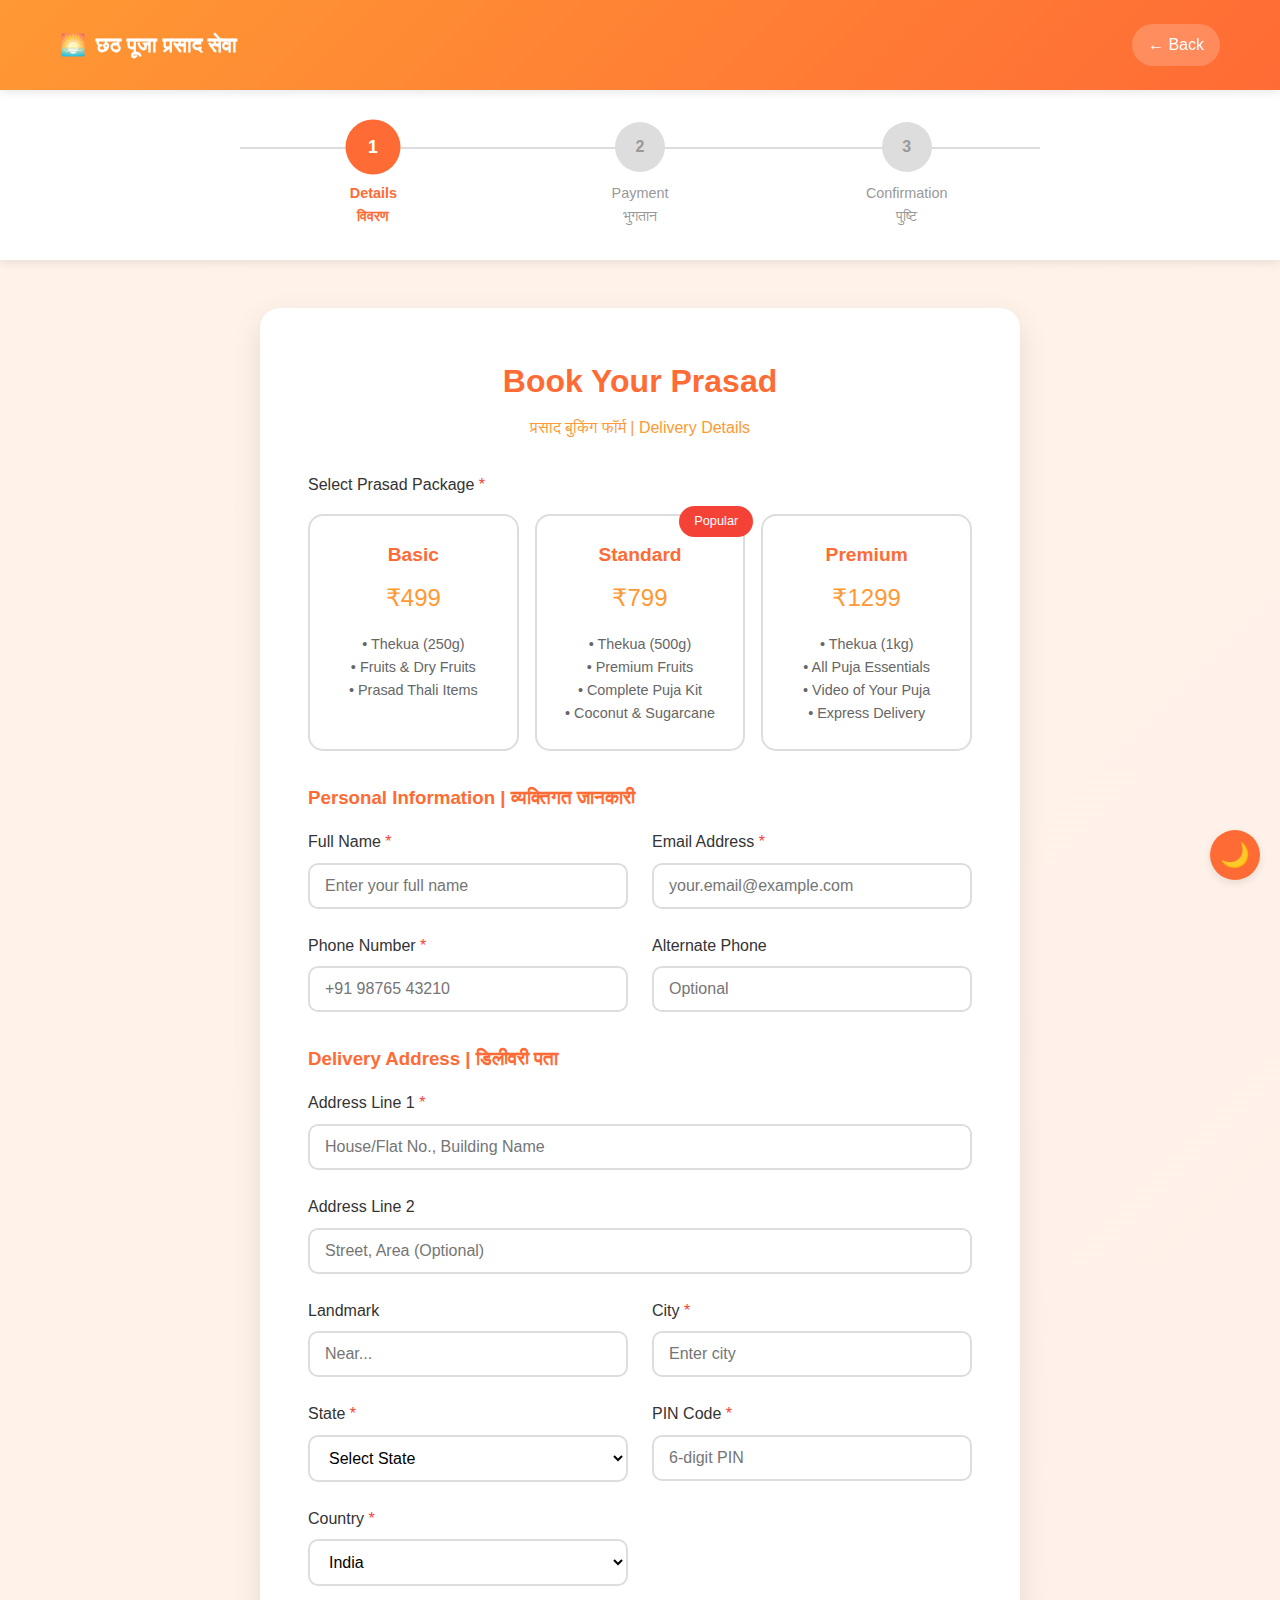
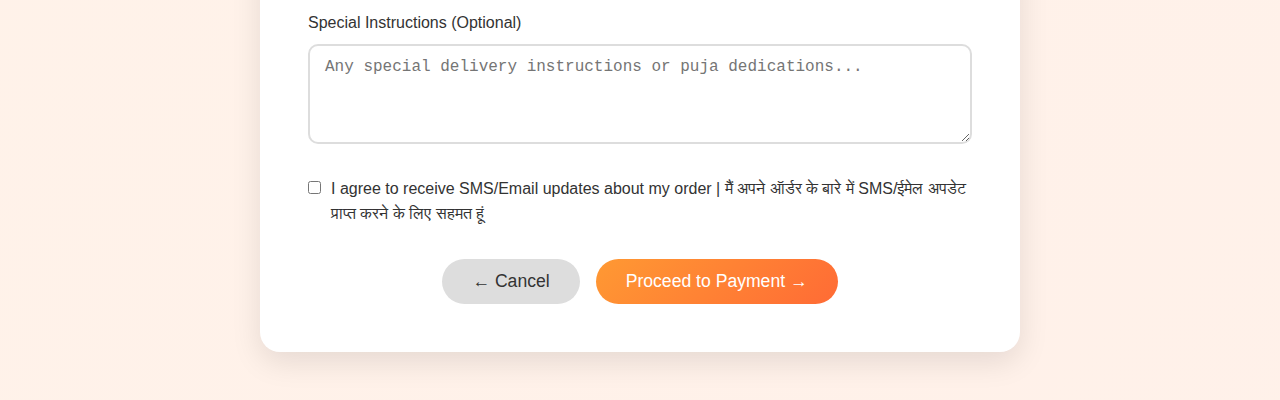
<file: form.html>
<!DOCTYPE html>
<html lang="en">

<head>
    <meta charset="UTF-8">
    <meta name="viewport" content="width=device-width, initial-scale=1.0">
    <title>Book Prasad - छठ पूजा प्रसाद बुकिंग</title>
    <style>
        * {
            margin: 0;
            padding: 0;
            box-sizing: border-box;
        }

        :root {
            --saffron: #FF9933;
            --orange: #FF6B35;
            --golden: #FFD700;
            --sun-yellow: #FFC107;
            --water-blue: #1E88E5;
            --leaf-green: #4CAF50;
            --white: #FFFFFF;
            --dark-bg: #1a1a2e;
            --dark-card: #16213e;
            --dark-text: #eee;
            --light-bg: #FFF8F3;
            --light-text: #333;
            --shadow: rgba(0, 0, 0, 0.1);
            --error: #f44336;
            --success: #4CAF50;
        }

        body {
            font-family: -apple-system, BlinkMacSystemFont, 'Segoe UI', Arial, sans-serif;
            line-height: 1.6;
            background: linear-gradient(135deg, rgba(255, 153, 51, 0.05), rgba(255, 107, 53, 0.05)), var(--light-bg);
            color: var(--light-text);
            transition: all 0.3s ease;
            min-height: 100vh;
        }

        body.dark-mode {
            background: var(--dark-bg);
            color: var(--dark-text);
        }

        /* Header */
        .header {
            background: linear-gradient(135deg, var(--saffron), var(--orange));
            color: white;
            padding: 1.5rem 0;
            position: sticky;
            top: 0;
            z-index: 1000;
            box-shadow: 0 2px 10px var(--shadow);
        }

        .header-content {
            max-width: 1200px;
            margin: 0 auto;
            padding: 0 20px;
            display: flex;
            justify-content: space-between;
            align-items: center;
        }

        .logo {
            font-size: 1.3rem;
            font-weight: bold;
            display: flex;
            align-items: center;
            gap: 10px;
        }

        .back-btn {
            background: rgba(255, 255, 255, 0.2);
            color: white;
            padding: 8px 16px;
            border-radius: 25px;
            text-decoration: none;
            transition: all 0.3s;
        }

        .back-btn:hover {
            background: white;
            color: var(--orange);
        }

        /* Progress Bar */
        .progress-container {
            background: white;
            padding: 2rem 20px;
            box-shadow: 0 2px 10px var(--shadow);
        }

        body.dark-mode .progress-container {
            background: var(--dark-card);
        }

        .progress-wrapper {
            max-width: 800px;
            margin: 0 auto;
        }

        .progress-steps {
            display: flex;
            justify-content: space-between;
            position: relative;
        }

        .progress-line {
            position: absolute;
            top: 25px;
            left: 0;
            right: 0;
            height: 2px;
            background: #ddd;
            z-index: 1;
        }

        .progress-line-active {
            position: absolute;
            top: 25px;
            left: 0;
            height: 2px;
            background: var(--orange);
            z-index: 2;
            width: 0%;
            transition: width 0.3s ease;
        }

        .step {
            text-align: center;
            position: relative;
            z-index: 3;
            flex: 1;
        }

        .step-circle {
            width: 50px;
            height: 50px;
            background: #ddd;
            border-radius: 50%;
            display: flex;
            align-items: center;
            justify-content: center;
            margin: 0 auto 10px;
            font-weight: bold;
            color: #999;
            transition: all 0.3s;
        }

        .step.active .step-circle {
            background: var(--orange);
            color: white;
            transform: scale(1.1);
        }

        .step.completed .step-circle {
            background: var(--success);
            color: white;
        }

        .step-label {
            font-size: 0.9rem;
            color: #999;
        }

        .step.active .step-label {
            color: var(--orange);
            font-weight: bold;
        }

        /* Form Container */
        .form-container {
            max-width: 800px;
            margin: 3rem auto;
            padding: 0 20px;
        }

        .form-card {
            background: white;
            border-radius: 20px;
            padding: 3rem;
            box-shadow: 0 10px 30px var(--shadow);
        }

        body.dark-mode .form-card {
            background: var(--dark-card);
        }

        .form-title {
            text-align: center;
            font-size: 2rem;
            color: var(--orange);
            margin-bottom: 0.5rem;
        }

        .form-subtitle {
            text-align: center;
            color: var(--saffron);
            margin-bottom: 2rem;
        }

        /* Form Styles */
        .form-grid {
            display: grid;
            grid-template-columns: repeat(auto-fit, minmax(250px, 1fr));
            gap: 1.5rem;
        }

        .form-group {
            position: relative;
        }

        .form-group.full-width {
            grid-column: 1 / -1;
        }

        label {
            display: block;
            margin-bottom: 0.5rem;
            color: var(--light-text);
            font-weight: 500;
        }

        body.dark-mode label {
            color: var(--dark-text);
        }

        .required {
            color: var(--error);
        }

        input,
        select,
        textarea {
            width: 100%;
            padding: 12px 15px;
            border: 2px solid #ddd;
            border-radius: 10px;
            font-size: 1rem;
            transition: all 0.3s;
            background: white;
        }

        body.dark-mode input,
        body.dark-mode select,
        body.dark-mode textarea {
            background: var(--dark-bg);
            border-color: #444;
            color: var(--dark-text);
        }

        input:focus,
        select:focus,
        textarea:focus {
            outline: none;
            border-color: var(--orange);
            box-shadow: 0 0 0 3px rgba(255, 107, 53, 0.1);
        }

        .input-icon {
            position: absolute;
            right: 15px;
            top: 42px;
            color: #999;
        }

        textarea {
            resize: vertical;
            min-height: 100px;
        }

        /* Package Selection */
        .package-selection {
            margin: 2rem 0;
        }

        .package-grid {
            display: grid;
            grid-template-columns: repeat(auto-fit, minmax(200px, 1fr));
            gap: 1rem;
            margin-top: 1rem;
        }

        .package-card {
            border: 2px solid #ddd;
            border-radius: 15px;
            padding: 1.5rem;
            text-align: center;
            cursor: pointer;
            transition: all 0.3s;
            position: relative;
        }

        body.dark-mode .package-card {
            border-color: #444;
        }

        .package-card:hover {
            border-color: var(--orange);
            transform: translateY(-5px);
            box-shadow: 0 5px 15px rgba(255, 107, 53, 0.2);
        }

        .package-card.selected {
            border-color: var(--orange);
            background: linear-gradient(135deg, rgba(255, 153, 51, 0.1), rgba(255, 107, 53, 0.1));
        }

        .package-radio {
            position: absolute;
            opacity: 0;
        }

        .package-name {
            font-size: 1.2rem;
            font-weight: bold;
            color: var(--orange);
            margin-bottom: 0.5rem;
        }

        .package-price {
            font-size: 1.5rem;
            color: var(--saffron);
            margin: 0.5rem 0;
        }

        .package-items {
            font-size: 0.9rem;
            color: #666;
            margin-top: 1rem;
        }

        body.dark-mode .package-items {
            color: #aaa;
        }

        .popular-badge {
            position: absolute;
            top: -10px;
            right: -10px;
            background: var(--error);
            color: white;
            padding: 5px 15px;
            border-radius: 20px;
            font-size: 0.8rem;
            animation: pulse 2s infinite;
        }

        /* Error Messages */
        .error-message {
            color: var(--error);
            font-size: 0.85rem;
            margin-top: 5px;
            display: none;
        }

        .form-group.error input,
        .form-group.error select,
        .form-group.error textarea {
            border-color: var(--error);
        }

        .form-group.error .error-message {
            display: block;
        }

        /* Buttons */
        .button-group {
            display: flex;
            gap: 1rem;
            margin-top: 2rem;
            justify-content: center;
        }

        .btn {
            padding: 12px 30px;
            border: none;
            border-radius: 25px;
            font-size: 1.1rem;
            cursor: pointer;
            transition: all 0.3s;
            text-decoration: none;
            display: inline-block;
        }

        .btn-primary {
            background: linear-gradient(135deg, var(--saffron), var(--orange));
            color: white;
        }

        .btn-primary:hover {
            transform: translateY(-2px);
            box-shadow: 0 5px 15px rgba(255, 107, 53, 0.3);
        }

        .btn-secondary {
            background: #ddd;
            color: var(--light-text);
        }

        body.dark-mode .btn-secondary {
            background: #444;
            color: var(--dark-text);
        }

        .btn-secondary:hover {
            background: #ccc;
        }

        body.dark-mode .btn-secondary:hover {
            background: #555;
        }

        /* Theme Toggle */
        .theme-toggle {
            position: fixed;
            bottom: 20px;
            right: 20px;
            background: var(--orange);
            color: white;
            width: 50px;
            height: 50px;
            border-radius: 50%;
            border: none;
            cursor: pointer;
            font-size: 1.5rem;
            box-shadow: 0 3px 10px var(--shadow);
            z-index: 1000;
            transition: all 0.3s;
        }

        .theme-toggle:hover {
            transform: scale(1.1);
        }

        /* Loading Spinner */
        .spinner {
            display: none;
            width: 20px;
            height: 20px;
            border: 3px solid #f3f3f3;
            border-top: 3px solid var(--orange);
            border-radius: 50%;
            animation: spin 1s linear infinite;
            margin: 0 auto;
        }

        @keyframes spin {
            0% {
                transform: rotate(0deg);
            }

            100% {
                transform: rotate(360deg);
            }
        }

        @keyframes pulse {

            0%,
            100% {
                transform: scale(1);
            }

            50% {
                transform: scale(1.05);
            }
        }

        /* Responsive */
        @media (max-width: 768px) {
            .form-card {
                padding: 2rem 1.5rem;
            }

            .form-grid {
                grid-template-columns: 1fr;
            }

            .package-grid {
                grid-template-columns: 1fr;
            }

            .progress-steps {
                font-size: 0.8rem;
            }

            .step-circle {
                width: 40px;
                height: 40px;
                font-size: 0.9rem;
            }
        }
    </style>
</head>

<body>
    <!-- Header -->
    <header class="header">
        <div class="header-content">
            <div class="logo">
                <span>🌅</span>
                <span>छठ पूजा प्रसाद सेवा</span>
            </div>
            <a href="index.html" class="back-btn">← Back</a>
        </div>
    </header>

    <!-- Progress Bar -->
    <div class="progress-container">
        <div class="progress-wrapper">
            <div class="progress-steps">
                <div class="progress-line"></div>
                <div class="progress-line-active" style="width: 0%;"></div>

                <div class="step active">
                    <div class="step-circle">1</div>
                    <div class="step-label">Details<br>विवरण</div>
                </div>

                <div class="step">
                    <div class="step-circle">2</div>
                    <div class="step-label">Payment<br>भुगतान</div>
                </div>

                <div class="step">
                    <div class="step-circle">3</div>
                    <div class="step-label">Confirmation<br>पुष्टि</div>
                </div>
            </div>
        </div>
    </div>

    <!-- Form Container -->
    <div class="form-container">
        <div class="form-card">
            <h2 class="form-title">Book Your Prasad</h2>
            <p class="form-subtitle">प्रसाद बुकिंग फॉर्म | Delivery Details</p>

            <form id="bookingForm">
                <!-- Package Selection -->
                <div class="package-selection">
                    <label>Select Prasad Package <span class="required">*</span></label>
                    <div class="package-grid">
                        <div class="package-card" onclick="selectPackage(this, 'basic')">
                            <input type="radio" name="package" value="basic" class="package-radio" required>
                            <div class="package-name">Basic</div>
                            <div class="package-price">₹499</div>
                            <div class="package-items">
                                • Thekua (250g)<br>
                                • Fruits & Dry Fruits<br>
                                • Prasad Thali Items
                            </div>
                        </div>

                        <div class="package-card" onclick="selectPackage(this, 'standard')">
                            <input type="radio" name="package" value="standard" class="package-radio" required>
                            <span class="popular-badge">Popular</span>
                            <div class="package-name">Standard</div>
                            <div class="package-price">₹799</div>
                            <div class="package-items">
                                • Thekua (500g)<br>
                                • Premium Fruits<br>
                                • Complete Puja Kit<br>
                                • Coconut & Sugarcane
                            </div>
                        </div>

                        <div class="package-card" onclick="selectPackage(this, 'premium')">
                            <input type="radio" name="package" value="premium" class="package-radio" required>
                            <div class="package-name">Premium</div>
                            <div class="package-price">₹1299</div>
                            <div class="package-items">
                                • Thekua (1kg)<br>
                                • All Puja Essentials<br>
                                • Video of Your Puja<br>
                                • Express Delivery
                            </div>
                        </div>
                    </div>
                </div>

                <!-- Personal Information -->
                <h3 style="color: var(--orange); margin: 2rem 0 1rem;">Personal Information | व्यक्तिगत जानकारी</h3>
                <div class="form-grid">
                    <div class="form-group">
                        <label for="name">Full Name <span class="required">*</span></label>
                        <input type="text" id="name" name="name" required placeholder="Enter your full name">
                        <span class="error-message">Please enter your name</span>
                    </div>

                    <div class="form-group">
                        <label for="email">Email Address <span class="required">*</span></label>
                        <input type="email" id="email" name="email" required placeholder="your.email@example.com">
                        <span class="error-message">Please enter a valid email</span>
                    </div>

                    <div class="form-group">
                        <label for="phone">Phone Number <span class="required">*</span></label>
                        <input type="tel" id="phone" name="phone" required placeholder="+91 98765 43210"
                            pattern="[0-9+\s-]+">
                        <span class="error-message">Please enter a valid phone number</span>
                    </div>

                    <div class="form-group">
                        <label for="altphone">Alternate Phone</label>
                        <input type="tel" id="altphone" name="altphone" placeholder="Optional">
                    </div>
                </div>

                <!-- Delivery Address -->
                <h3 style="color: var(--orange); margin: 2rem 0 1rem;">Delivery Address | डिलीवरी पता</h3>
                <div class="form-grid">
                    <div class="form-group full-width">
                        <label for="address1">Address Line 1 <span class="required">*</span></label>
                        <input type="text" id="address1" name="address1" required
                            placeholder="House/Flat No., Building Name">
                        <span class="error-message">Please enter address line 1</span>
                    </div>

                    <div class="form-group full-width">
                        <label for="address2">Address Line 2</label>
                        <input type="text" id="address2" name="address2" placeholder="Street, Area (Optional)">
                    </div>

                    <div class="form-group">
                        <label for="landmark">Landmark</label>
                        <input type="text" id="landmark" name="landmark" placeholder="Near...">
                    </div>

                    <div class="form-group">
                        <label for="city">City <span class="required">*</span></label>
                        <input type="text" id="city" name="city" required placeholder="Enter city">
                        <span class="error-message">Please enter city</span>
                    </div>

                    <div class="form-group">
                        <label for="state">State <span class="required">*</span></label>
                        <select id="state" name="state" required>
                            <option value="">Select State</option>
                            <option value="Andhra Pradesh">Andhra Pradesh</option>
                            <option value="Bihar">Bihar</option>
                            <option value="Delhi">Delhi</option>
                            <option value="Gujarat">Gujarat</option>
                            <option value="Haryana">Haryana</option>
                            <option value="Jharkhand">Jharkhand</option>
                            <option value="Karnataka">Karnataka</option>
                            <option value="Maharashtra">Maharashtra</option>
                            <option value="Punjab">Punjab</option>
                            <option value="Rajasthan">Rajasthan</option>
                            <option value="Tamil Nadu">Tamil Nadu</option>
                            <option value="Uttar Pradesh">Uttar Pradesh</option>
                            <option value="West Bengal">West Bengal</option>
                            <option value="Other">Other</option>
                        </select>
                        <span class="error-message">Please select state</span>
                    </div>

                    <div class="form-group">
                        <label for="pincode">PIN Code <span class="required">*</span></label>
                        <input type="text" id="pincode" name="pincode" required placeholder="6-digit PIN"
                            pattern="[0-9]{6}" maxlength="6">
                        <span class="error-message">Please enter valid 6-digit PIN</span>
                    </div>

                    <div class="form-group">
                        <label for="country">Country <span class="required">*</span></label>
                        <select id="country" name="country" required>
                            <option value="">Select Country</option>
                            <option value="India" selected>India</option>
                            <option value="USA">USA</option>
                            <option value="UK">UK</option>
                            <option value="Canada">Canada</option>
                            <option value="Australia">Australia</option>
                            <option value="UAE">UAE</option>
                            <option value="Singapore">Singapore</option>
                            <option value="Other">Other</option>
                        </select>
                        <span class="error-message">Please select country</span>
                    </div>
                </div>

                <!-- Special Instructions -->
                <div class="form-group full-width" style="margin-top: 1.5rem;">
                    <label for="instructions">Special Instructions (Optional)</label>
                    <textarea id="instructions" name="instructions"
                        placeholder="Any special delivery instructions or puja dedications..."></textarea>
                </div>

                <!-- Checkbox -->
                <div style="margin-top: 1.5rem;">
                    <label style="display: flex; align-items: flex-start; gap: 10px;">
                        <input type="checkbox" required style="width: auto; margin-top: 5px;">
                        <span>I agree to receive SMS/Email updates about my order | मैं अपने ऑर्डर के बारे में SMS/ईमेल
                            अपडेट प्राप्त करने के लिए सहमत हूं</span>
                    </label>
                </div>

                <!-- Buttons -->
                <div class="button-group">
                    <button type="button" class="btn btn-secondary" onclick="window.location.href='index.html'">
                        ← Cancel
                    </button>
                    <button type="submit" class="btn btn-primary">
                        Proceed to Payment →
                        <div class="spinner" id="submitSpinner"></div>
                    </button>
                </div>
            </form>
        </div>
    </div>

    <!-- Theme Toggle -->
    <button class="theme-toggle" onclick="toggleTheme()">🌙</button>

    <script>
        // Package Selection
        function selectPackage(card, value) {
            // Remove selected class from all cards
            document.querySelectorAll('.package-card').forEach(c => {
                c.classList.remove('selected');
            });

            // Add selected class to clicked card
            card.classList.add('selected');

            // Check the radio button
            card.querySelector('.package-radio').checked = true;
        }

        // Form Validation
        document.getElementById('bookingForm').addEventListener('submit', function (e) {
            e.preventDefault();

            // Reset all error states
            document.querySelectorAll('.form-group').forEach(group => {
                group.classList.remove('error');
            });

            let isValid = true;

            // Check required fields
            const requiredFields = this.querySelectorAll('[required]');
            requiredFields.forEach(field => {
                if (!field.value.trim() || (field.type === 'checkbox' && !field.checked)) {
                    const formGroup = field.closest('.form-group');
                    if (formGroup) {
                        formGroup.classList.add('error');
                    }
                    isValid = false;
                }
            });

            // Check if package is selected
            const packageSelected = document.querySelector('input[name="package"]:checked');
            if (!packageSelected) {
                alert('Please select a prasad package');
                isValid = false;
            }

            // Validate email
            const email = document.getElementById('email');
            const emailRegex = /^[^\s@]+@[^\s@]+\.[^\s@]+$/;
            if (!emailRegex.test(email.value)) {
                email.closest('.form-group').classList.add('error');
                isValid = false;
            }

            // Validate phone
            const phone = document.getElementById('phone');
            const phoneRegex = /^[\d\s+\-()]+$/;
            if (!phoneRegex.test(phone.value) || phone.value.length < 10) {
                phone.closest('.form-group').classList.add('error');
                isValid = false;
            }

            // Validate PIN code
            const pincode = document.getElementById('pincode');
            if (pincode.value.length !== 6 || !/^\d{6}$/.test(pincode.value)) {
                pincode.closest('.form-group').classList.add('error');
                isValid = false;
            }

            if (isValid) {
                // Show spinner
                document.getElementById('submitSpinner').style.display = 'inline-block';

                // Store form data in sessionStorage
                const formData = new FormData(this);
                const data = {};
                formData.forEach((value, key) => {
                    data[key] = value;
                });
                sessionStorage.setItem('bookingData', JSON.stringify(data));

                // Redirect to payment page after delay
                setTimeout(() => {
                    window.location.href = 'payment.html';
                }, 1000);
            } else {
                // Scroll to first error
                const firstError = document.querySelector('.form-group.error');
                if (firstError) {
                    firstError.scrollIntoView({ behavior: 'smooth', block: 'center' });
                }
            }
        });

        // Auto-format phone number
        document.getElementById('phone').addEventListener('input', function (e) {
            let value = e.target.value.replace(/\D/g, '');
            if (value.length > 10) {
                value = value.slice(0, 10);
            }
            e.target.value = value;
        });

        // Theme Toggle
        function toggleTheme() {
            const body = document.body;
            const themeBtn = document.querySelector('.theme-toggle');

            body.classList.toggle('dark-mode');

            if (body.classList.contains('dark-mode')) {
                themeBtn.textContent = '☀️';
                localStorage.setItem('theme', 'dark');
            } else {
                themeBtn.textContent = '🌙';
                localStorage.setItem('theme', 'light');
            }
        }

        // Load saved theme
        window.addEventListener('DOMContentLoaded', () => {
            const savedTheme = localStorage.getItem('theme');
            if (savedTheme === 'dark') {
                document.body.classList.add('dark-mode');
                document.querySelector('.theme-toggle').textContent = '☀️';
            }

            // Set India as default country
            document.getElementById('country').value = 'India';
        });
    </script>
</body>

</html>
</file>
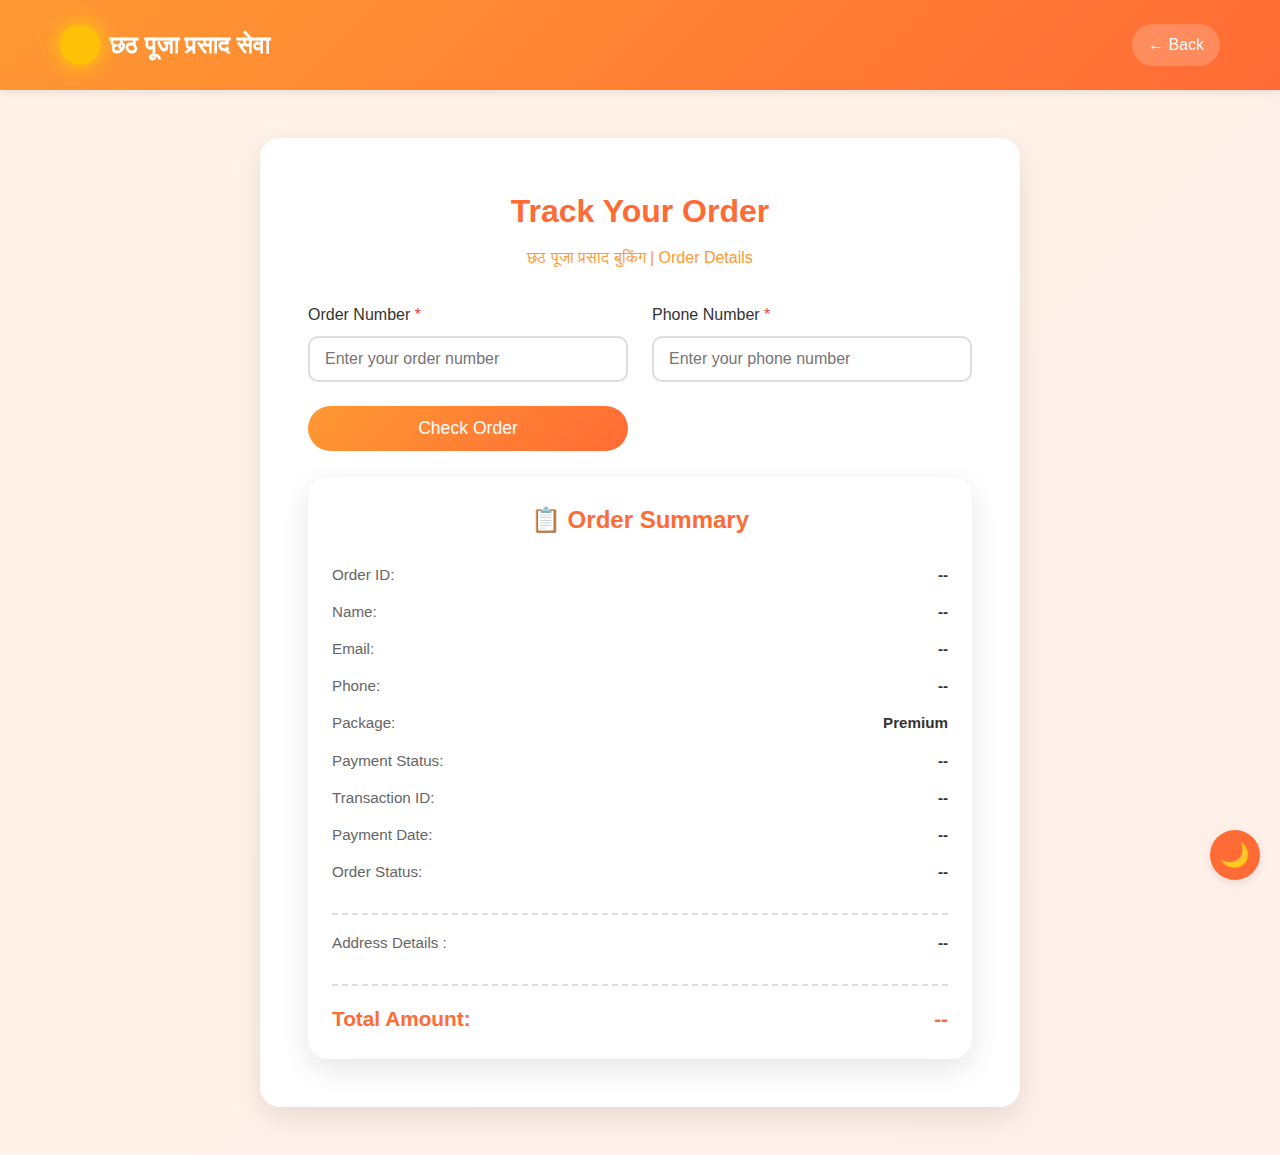
<file: getOrder.html>
<!DOCTYPE html>
<html lang="en">

<head>
    <meta charset="UTF-8">
    <meta name="viewport" content="width=device-width, initial-scale=1.0">
    <title>Book Prasad - छठ पूजा प्रसाद बुकिंग</title>
    <link rel="stylesheet" href="./form-styles.css">
</head>

<body>
    <!-- Header -->
    <header class="header">
        <div class="header-content">
            <div class="logo">
                <span class="sun-icon"></span>
                <span>छठ पूजा प्रसाद सेवा</span>
            </div>
            <a href="./" class="back-btn">← Back</a>
        </div>
    </header>

    <!-- Form Container -->
    <div class="form-container">
        <div class="form-card">
            <h2 class="form-title" id="formTitle">Track Your Order</h2>
            <p class="form-subtitle" id="formSubtitle"> छठ पूजा प्रसाद बुकिंग | Order Details</p>

            <div class="order-details">
                
                <div class="form-grid">
                    <div class="form-group">
                        <label for="orderNo">Order Number <span class="required">*</span></label>
                        <input type="text" id="orderNo" name="orderNo" placeholder="Enter your order number">
                    </div>
                    <div class="form-group">
                        <label for="phoneNumber">Phone Number <span class="required">*</span></label>
                        <input type="text" id="phoneNumber" name="phoneNumber" required placeholder="Enter your phone number">
                        <span class="error-message">Please enter your phone number</span>
                    </div>
                    <button class="btn btn-primary" onclick="checkOrderDetails()">
                        Check Order
                    </button>
                </div>
                <br>
                <div class="payment-card">
                        <h2 class="card-title">📋 Order Summary</h2>
                        
                        <div class="order-summary">
                            <div class="summary-row">
                                <span class="summary-label">Order ID:</span>
                                <span class="summary-value" id="orderId">--</span>
                            </div>
                            <div class="summary-row">
                                <span class="summary-label">Name:</span>
                                <span class="summary-value" id="customerName">--</span>
                            </div>
                            <div class="summary-row">
                                <span class="summary-label">Email:</span>
                                <span class="summary-value" id="customerEmail">--</span>
                            </div>
                            <div class="summary-row">
                                <span class="summary-label">Phone:</span>
                                <span class="summary-value" id="customerPhone">--</span>
                            </div>
                            <div class="summary-row">
                                <span class="summary-label">Package:</span>
                                <span class="summary-value" id="packageType">Premium</span>
                            </div>
                            <div class="summary-row">
                                <span class="summary-label">Payment Status:</span>
                                <span class="summary-value" id="paymentStatus">--</span>
                            </div>
                            <div class="summary-row">
                                <span class="summary-label">Transaction ID:</span>
                                <span class="summary-value" id="transactionId">--</span>
                            </div>
                            <div class="summary-row">
                                <span class="summary-label">Payment Date:</span>
                                <span class="summary-value" id="paymentDate">--</span>
                            </div>
                            <div class="summary-row">
                                <span class="summary-label">Order Status:</span>
                                <span class="summary-value" id="orderStatus">--</span>
                            </div>
                        </div>
                        <div class="order-summary">
                            <div class="summary-row">
                                <span class="summary-label">Address Details :</span>
                                <span class="summary-value" id="address">--</span>
                            </div>
                        </div>

                        <div class="total-row">
                            <span>Total Amount:</span>
                            <span id="totalAmount">--</span>
                        </div>

                        <!-- <div class="warning-box">
                            ⚠️ <strong>Important:</strong> 
                        </div> -->
                    </div>
            </div>
            
        </div>
    </div>

    <!-- Theme Toggle -->
    <button class="theme-toggle" onclick="toggleTheme()">🌙</button>
    <script src="./scripts.js"></script>
    <script>
        document.addEventListener('contextmenu', function(e) {
            e.preventDefault();
            alert("Right-click is disabled on this page!");
        });
        document.addEventListener('keydown', function(e) {
            // F12
            if (e.key === "F12") e.preventDefault();

            // Ctrl+Shift+I (Inspect)
            if (e.ctrlKey && e.shiftKey && e.key.toLowerCase() === 'i') e.preventDefault();

            // Ctrl+Shift+J (Console)
            if (e.ctrlKey && e.shiftKey && e.key.toLowerCase() === 'j') e.preventDefault();

            // Ctrl+Shift+C (Element Selector)
            if (e.ctrlKey && e.shiftKey && e.key.toLowerCase() === 'c') e.preventDefault();

            // Ctrl+U (View Page Source)
            if (e.ctrlKey && e.key.toLowerCase() === 'u') e.preventDefault();
        });

        const sunIcon = document.querySelector('.sun-icon');
        if (sunIcon) {
            sunIcon.style.animation = 'rotate 10s linear infinite, float 3s ease-in-out infinite';
        }
        // Package Selection
        function selectPackage(card, value) {
            // Remove selected class from all cards
            document.querySelectorAll('.package-card').forEach(c => {
                c.classList.remove('selected');
            });

            // Add selected class to clicked card
            card.classList.add('selected');

            // Check the radio button
            card.querySelector('.package-radio').checked = true;
        }

        // Auto-format phone number
        document.getElementById('phone').addEventListener('input', function (e) {
            let value = e.target.value.replace(/\D/g, '');
            if (value.length > 10) {
                value = value.slice(0, 10);
            }
            e.target.value = value;
        });

        // Theme Toggle
        function toggleTheme() {
            const body = document.body;
            const themeBtn = document.querySelector('.theme-toggle');

            body.classList.toggle('dark-mode');

            if (body.classList.contains('dark-mode')) {
                themeBtn.textContent = '☀️';
                localStorage.setItem('theme', 'dark');
            } else {
                themeBtn.textContent = '🌙';
                localStorage.setItem('theme', 'light');
            }
        }

        // Load saved theme
        window.addEventListener('DOMContentLoaded', () => {
            const savedTheme = localStorage.getItem('theme');
            if (savedTheme === 'dark') {
                document.body.classList.add('dark-mode');
                document.querySelector('.theme-toggle').textContent = '☀️';
            }

            // Set India as default country
            document.getElementById('country').value = 'India';
        });
    </script>
</body>

</html>
</file>
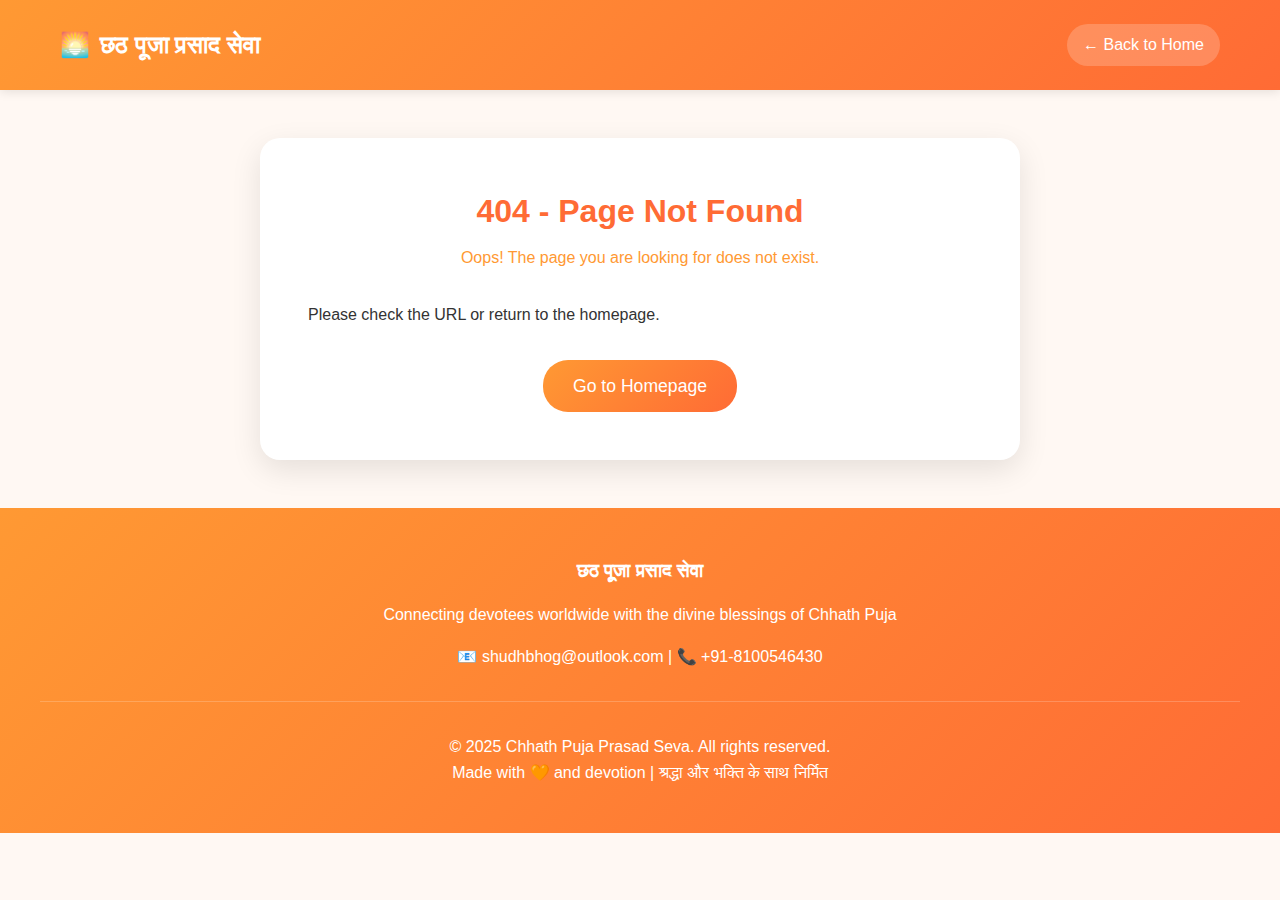
<file: pagenotfound.html>
<!DOCTYPE html>
<html lang="en">

<head>
    <meta charset="UTF-8">
    <meta name="viewport" content="width=device-width, initial-scale=1.0">
    <title>Page Not Found - छठ पूजा प्रसाद बुकिंग</title>
    <link rel="stylesheet" href="form-styles.css">
    <link rel="stylesheet" href="homestyles.css">
</head>

<body>
    <!-- Header -->
    <header class="header">
        <div class="header-content">
            <div class="logo">
                <span>🌅</span>
                <span>छठ पूजा प्रसाद सेवा</span>
            </div>
            <a href="../index.html" class="back-btn">← Back to Home</a>
        </div>
    </header>

    <!-- Main Content -->
    <div class="form-container">
        <div class="form-card">
            <h2 class="form-title">404 - Page Not Found</h2>
            <p class="form-subtitle">Oops! The page you are looking for does not exist.</p>
            <p>Please check the URL or return to the homepage.</p>
            <div class="button-group">
                <a href="../index.html" class="btn btn-primary">Go to Homepage</a>
            </div>
        </div>
    </div>

    <!-- Footer -->
    <footer>
        <div class="footer-content">
            <div class="footer-section">
                <h3>छठ पूजा प्रसाद सेवा</h3>
                <p>Connecting devotees worldwide with the divine blessings of Chhath Puja</p>
                <p style="margin-top: 1rem;">📧 shudhbhog@outlook.com | 📞 +91-8100546430</p>
            </div>

            <!-- <div class="footer-section">
                <h3>Follow Us | हमें फॉलो करें</h3>
                <div class="social-links">
                    <a href="#" class="social-link">f</a>
                    <a href="#" class="social-link">📷</a>
                    <a href="#" class="social-link">🐦</a>
                    <a href="#" class="social-link">▶</a>
                </div>
            </div> -->

            <div class="footer-section">
                <p style="margin-top: 2rem; padding-top: 2rem; border-top: 1px solid rgba(255,255,255,0.2);">
                    © 2025 Chhath Puja Prasad Seva. All rights reserved.<br>
                    Made with 🧡 and devotion | श्रद्धा और भक्ति के साथ निर्मित
                </p>
            </div>
        </div>
    </footer>

    <script src="../scripts.js"></script>
</body>

</html>
</file>
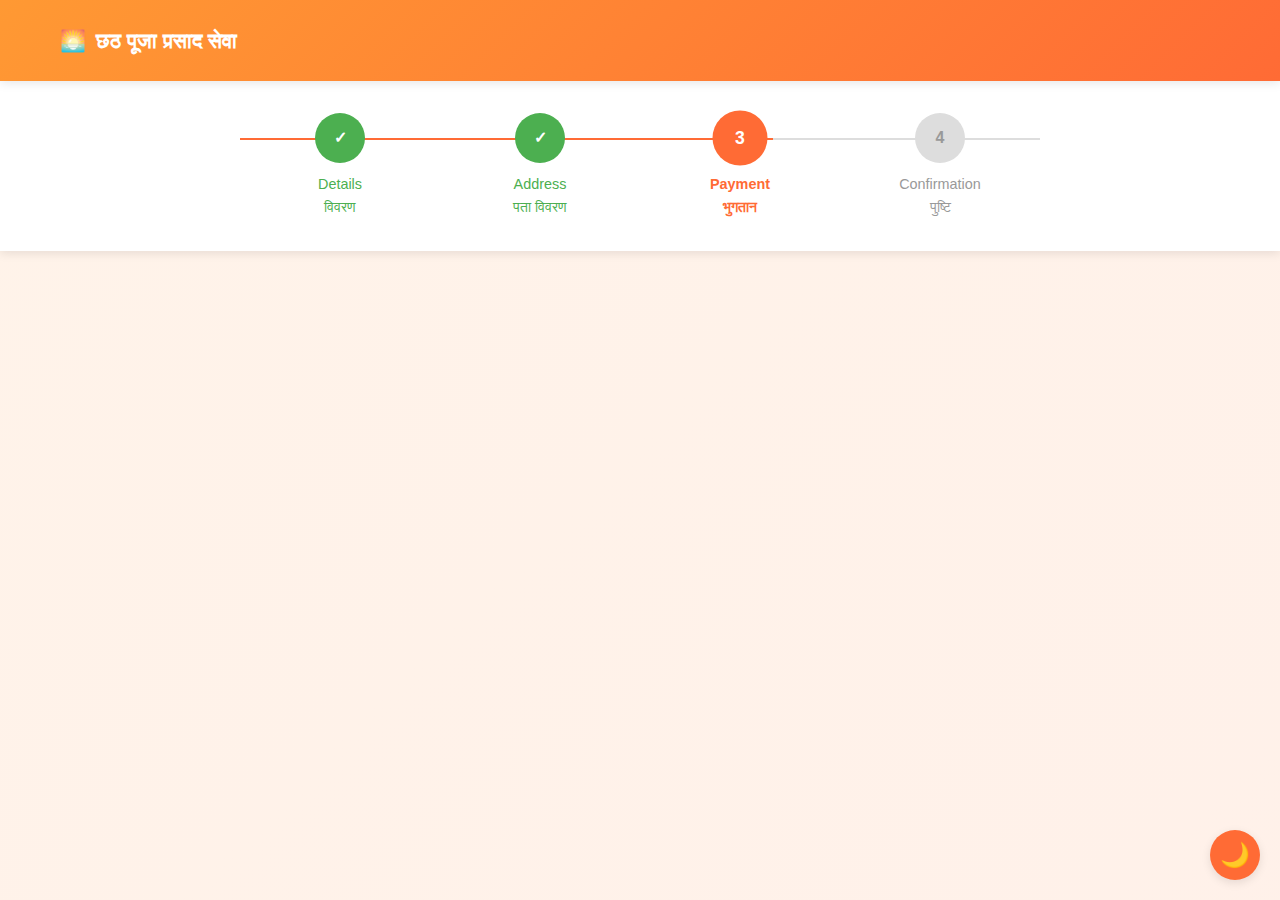
<file: payment.html>
<!DOCTYPE html>
<html lang="en">
<head>
    <meta charset="UTF-8">
    <meta name="viewport" content="width=device-width, initial-scale=1.0">
    <title>Payment - छठ पूजा प्रसाद बुकिंग</title>
    <style>
        * {
            margin: 0;
            padding: 0;
            box-sizing: border-box;
        }

        :root {
            --saffron: #FF9933;
            --orange: #FF6B35;
            --golden: #FFD700;
            --success: #4CAF50;
            --error: #f44336;
            --light-bg: #FFF8F3;
            --light-text: #333;
            --dark-bg: #1a1a2e;
            --dark-card: #16213e;
            --dark-text: #eee;
            --shadow: rgba(0, 0, 0, 0.1);
        }

        body {
            font-family: -apple-system, BlinkMacSystemFont, 'Segoe UI', Arial, sans-serif;
            line-height: 1.6;
            background: linear-gradient(135deg, rgba(255, 153, 51, 0.05), rgba(255, 107, 53, 0.05)), var(--light-bg);
            color: var(--light-text);
            min-height: 100vh;
            transition: all 0.3s ease;
        }

        body.dark-mode {
            background: var(--dark-bg);
            color: var(--dark-text);
        }

        .header {
            background: linear-gradient(135deg, var(--saffron), var(--orange));
            color: white;
            padding: 1.5rem 0;
            position: sticky;
            top: 0;
            z-index: 1000;
            box-shadow: 0 2px 10px var(--shadow);
        }

        .header-content {
            max-width: 1200px;
            margin: 0 auto;
            padding: 0 20px;
            display: flex;
            justify-content: space-between;
            align-items: center;
        }

        .logo {
            font-size: 1.3rem;
            font-weight: bold;
            display: flex;
            align-items: center;
            gap: 10px;
        }

        .progress-container {
            background: white;
            padding: 2rem 20px;
            box-shadow: 0 2px 10px var(--shadow);
        }

        body.dark-mode .progress-container {
            background: var(--dark-card);
        }

        .progress-wrapper {
            max-width: 800px;
            margin: 0 auto;
        }

        .progress-steps {
            display: flex;
            justify-content: space-between;
            position: relative;
        }

        .progress-line {
            position: absolute;
            top: 25px;
            left: 0;
            right: 0;
            height: 2px;
            background: #ddd;
            z-index: 1;
        }

        .progress-line-active {
            position: absolute;
            top: 25px;
            left: 0;
            height: 2px;
            background: var(--orange);
            z-index: 2;
            width: 66.66%;
            transition: width 0.3s ease;
        }

        .step {
            text-align: center;
            position: relative;
            z-index: 3;
            flex: 1;
        }

        .step-circle {
            width: 50px;
            height: 50px;
            background: #ddd;
            border-radius: 50%;
            display: flex;
            align-items: center;
            justify-content: center;
            margin: 0 auto 10px;
            font-weight: bold;
            color: #999;
            transition: all 0.3s;
        }

        .step.active .step-circle {
            background: var(--orange);
            color: white;
            transform: scale(1.1);
        }

        .step.completed .step-circle {
            background: var(--success);
            color: white;
        }

        .step-label {
            font-size: 0.9rem;
            color: #999;
        }

        .step.active .step-label {
            color: var(--orange);
            font-weight: bold;
        }

        .step.completed .step-label {
            color: var(--success);
        }

        .payment-container {
            max-width: 900px;
            margin: 3rem auto;
            padding: 0 20px;
        }

        .payment-grid {
            display: grid;
            grid-template-columns: 1fr 1fr;
            gap: 2rem;
        }

        .payment-card {
            background: white;
            border-radius: 20px;
            padding: 2.5rem;
            box-shadow: 0 10px 30px var(--shadow);
        }

        body.dark-mode .payment-card {
            background: var(--dark-card);
        }

        .card-title {
            color: var(--orange);
            font-size: 1.5rem;
            margin-bottom: 1.5rem;
            text-align: center;
        }

        .order-summary {
            border-bottom: 2px dashed #ddd;
            padding-bottom: 1rem;
            margin-bottom: 1rem;
        }

        body.dark-mode .order-summary {
            border-color: #444;
        }

        .summary-row {
            display: flex;
            justify-content: space-between;
            margin-bottom: 0.8rem;
            font-size: 0.95rem;
        }

        .summary-label {
            color: #666;
        }

        body.dark-mode .summary-label {
            color: #aaa;
        }

        .summary-value {
            font-weight: 600;
        }

        .total-row {
            display: flex;
            justify-content: space-between;
            font-size: 1.3rem;
            font-weight: bold;
            color: var(--orange);
            margin-top: 1rem;
        }

        .qr-section {
            text-align: center;
        }

        .qr-box {
            background: white;
            padding: 1.5rem;
            border-radius: 15px;
            border: 3px dashed var(--orange);
            margin: 1.5rem 0;
            display: inline-block;
        }

        body.dark-mode .qr-box {
            background: var(--dark-bg);
        }

        .qr-placeholder {
            width: 250px;
            height: 250px;
            background: linear-gradient(135deg, rgba(255, 153, 51, 0.1), rgba(255, 107, 53, 0.1));
            display: flex;
            align-items: center;
            justify-content: center;
            font-size: 4rem;
            border-radius: 10px;
        }

        .qr-image {
            width: 250px;
            height: 250px;
            border-radius: 10px;
            display: none;
        }

        .upi-id {
            background: linear-gradient(135deg, var(--saffron), var(--orange));
            color: white;
            padding: 1rem;
            border-radius: 10px;
            margin: 1rem 0;
            font-weight: bold;
            font-size: 1.1rem;
            word-break: break-all;
        }

        .payment-steps {
            text-align: left;
            margin: 1.5rem 0;
        }

        .payment-step {
            display: flex;
            align-items: flex-start;
            gap: 10px;
            margin-bottom: 1rem;
            padding: 0.8rem;
            background: rgba(255, 153, 51, 0.05);
            border-radius: 10px;
        }

        body.dark-mode .payment-step {
            background: rgba(255, 153, 51, 0.1);
        }

        .step-number {
            background: var(--orange);
            color: white;
            width: 30px;
            height: 30px;
            border-radius: 50%;
            display: flex;
            align-items: center;
            justify-content: center;
            font-weight: bold;
            flex-shrink: 0;
        }

        .transaction-input {
            margin: 1.5rem 0;
        }

        .transaction-input label {
            display: block;
            margin-bottom: 0.5rem;
            font-weight: 600;
        }

        .transaction-input input {
            width: 100%;
            padding: 12px 15px;
            border: 2px solid #ddd;
            border-radius: 10px;
            font-size: 1rem;
            transition: all 0.3s;
        }

        body.dark-mode .transaction-input input {
            background: var(--dark-bg);
            border-color: #444;
            color: var(--dark-text);
        }

        .transaction-input input:focus {
            outline: none;
            border-color: var(--orange);
            box-shadow: 0 0 0 3px rgba(255, 107, 53, 0.1);
        }

        .btn {
            padding: 12px 30px;
            border: none;
            border-radius: 25px;
            font-size: 1.1rem;
            cursor: pointer;
            transition: all 0.3s;
            width: 100%;
            margin-top: 1rem;
        }

        .btn-primary {
            background: linear-gradient(135deg, var(--saffron), var(--orange));
            color: white;
        }

        .btn-primary:hover {
            transform: translateY(-2px);
            box-shadow: 0 5px 15px rgba(255, 107, 53, 0.3);
        }

        .btn-primary:disabled {
            opacity: 0.6;
            cursor: not-allowed;
            transform: none;
        }

        .warning-box {
            background: #fff3cd;
            border-left: 4px solid #ffc107;
            padding: 1rem;
            border-radius: 10px;
            margin: 1.5rem 0;
            font-size: 0.9rem;
        }

        body.dark-mode .warning-box {
            background: rgba(255, 193, 7, 0.2);
            border-color: #ffc107;
        }

        .timer {
            text-align: center;
            font-size: 1.5rem;
            color: var(--error);
            font-weight: bold;
            margin: 1rem 0;
        }

        .theme-toggle {
            position: fixed;
            bottom: 20px;
            right: 20px;
            background: var(--orange);
            color: white;
            width: 50px;
            height: 50px;
            border-radius: 50%;
            border: none;
            cursor: pointer;
            font-size: 1.5rem;
            box-shadow: 0 3px 10px var(--shadow);
            z-index: 1000;
            transition: all 0.3s;
        }

        .theme-toggle:hover {
            transform: scale(1.1);
        }

        @media (max-width: 768px) {
            .payment-grid {
                grid-template-columns: 1fr;
            }

            .payment-card {
                padding: 1.5rem;
            }

            .qr-placeholder,
            .qr-image {
                width: 200px;
                height: 200px;
            }
        }
    </style>
</head>
<body>
    <header class="header">
        <div class="header-content">
            <div class="logo">
                <span>🌅</span>
                <span>छठ पूजा प्रसाद सेवा</span>
            </div>
        </div>
    </header>

    <div class="progress-container">
        <div class="progress-wrapper">
            <div class="progress-steps">
                <div class="progress-line"></div>
                <div class="progress-line-active"></div>

                <div class="step completed">
                    <div class="step-circle">✓</div>
                    <div class="step-label">Details<br>विवरण</div>
                </div>
                <div class="step completed">
                    <div class="step-circle">✓</div>
                    <div class="step-label">Address<br>पता विवरण</div>
                </div>
                <div class="step active">
                    <div class="step-circle">3</div>
                    <div class="step-label">Payment<br>भुगतान</div>
                </div>
                <div class="step">
                    <div class="step-circle">4</div>
                    <div class="step-label">Confirmation<br>पुष्टि</div>
                </div>
            </div>
        </div>
    </div>



    <button class="theme-toggle" onclick="toggleTheme()">🌙</button>

    <script>
        // Load order data from localStorage or URL params
        window.addEventListener('DOMContentLoaded', () => {
            // Load saved theme
            const savedTheme = localStorage.getItem('theme');
            if (savedTheme === 'dark') {
                document.body.classList.add('dark-mode');
                document.querySelector('.theme-toggle').textContent = '☀️';
            }

            // Load order data (in real app, this would come from server)
            const orderData = {
                order_id: "3",
                full_name: "Priya Sharma",
                email: "priya.sharma@example.com",
                phone: "9123456789",
                package_type: "Premium",
                package_price: "1299",
                upiid: "8100546430@okbizaxis"
            };

            // Update UI with order data
            document.getElementById('orderId').textContent = orderData.order_id;
            document.getElementById('customerName').textContent = orderData.full_name;
            document.getElementById('customerEmail').textContent = orderData.email;
            document.getElementById('customerPhone').textContent = orderData.phone;
            document.getElementById('packageType').textContent = orderData.package_type;
            document.getElementById('totalAmount').textContent = '₹' + orderData.package_price;
            document.getElementById('payAmount').textContent = orderData.package_price;
            document.getElementById('upiId').textContent = orderData.upiid;

            // Start countdown timer
            startTimer(15 * 60); // 15 minutes in seconds
        });

        // Countdown Timer
        function startTimer(duration) {
            let timer = duration;
            const display = document.getElementById('timer');
            
            const interval = setInterval(() => {
                const minutes = Math.floor(timer / 60);
                const seconds = timer % 60;
                
                display.textContent = 
                    (minutes < 10 ? '0' : '') + minutes + ':' + 
                    (seconds < 10 ? '0' : '') + seconds;
                
                if (--timer < 0) {
                    clearInterval(interval);
                    display.textContent = 'Time Expired!';
                    display.style.color = 'var(--error)';
                    alert('Payment time expired. Please create a new order.');
                    window.location.href = 'form.html';
                }
            }, 1000);
        }

        // Verify Payment
        function verifyPayment() {
            const transactionId = document.getElementById('transactionId').value.trim();
            
            if (!transactionId) {
                alert('Please enter Transaction ID');
                return;
            }

            if (transactionId.length < 12) {
                alert('Please enter a valid Transaction ID (minimum 12 characters)');
                return;
            }

            // In real application, send verification request to server
            // For now, simulate success
            const isSuccess = Math.random() > 0.3; // 70% success rate for demo
            
            if (isSuccess) {
                window.location.href = 'success.html?order_id=3&transaction_id=' + transactionId;
            } else {
                window.location.href = 'failure.html?order_id=3';
            }
        }

        // Theme Toggle
        function toggleTheme() {
            const body = document.body;
            const themeBtn = document.querySelector('.theme-toggle');

            body.classList.toggle('dark-mode');

            if (body.classList.contains('dark-mode')) {
                themeBtn.textContent = '☀️';
                localStorage.setItem('theme', 'dark');
            } else {
                themeBtn.textContent = '🌙';
                localStorage.setItem('theme', 'light');
            }
        }

        // To use your actual QR image:
        // 1. Upload your qr-code.jpg file to the same folder
        // 2. Uncomment the img tag in HTML
        // 3. Hide the placeholder with this code:
        // document.getElementById('qrPlaceholder').style.display = 'none';
        // document.getElementById('qrImage').style.display = 'block';
    </script>
</body>
</html>
</file>
<file: form-styles.css>
* {
    margin: 0;
    padding: 0;
    box-sizing: border-box;
}

:root {
    --saffron: #FF9933;
    --orange: #FF6B35;
    --golden: #FFD700;
    --sun-yellow: #FFC107;
    --water-blue: #1E88E5;
    --leaf-green: #4CAF50;
    --white: #FFFFFF;
    --dark-bg: #1a1a2e;
    --dark-card: #16213e;
    --dark-text: #eee;
    --light-bg: #FFF8F3;
    --light-text: #333;
    --shadow: rgba(0, 0, 0, 0.1);
    --error: #f44336;
    --success: #4CAF50;
}

body {
    font-family: -apple-system, BlinkMacSystemFont, 'Segoe UI', Arial, sans-serif;
    line-height: 1.6;
    background: linear-gradient(135deg, rgba(255, 153, 51, 0.05), rgba(255, 107, 53, 0.05)), var(--light-bg);
    color: var(--light-text);
    transition: all 0.3s ease;
    min-height: 100vh;
}

body.dark-mode {
    background: var(--dark-bg);
    color: var(--dark-text);
}

/* Header */
.header {
    background: linear-gradient(135deg, var(--saffron), var(--orange));
    color: white;
    padding: 1.5rem 0;
    position: sticky;
    top: 0;
    z-index: 1000;
    box-shadow: 0 2px 10px var(--shadow);
}

.header-content {
    max-width: 1200px;
    margin: 0 auto;
    padding: 0 20px;
    display: flex;
    justify-content: space-between;
    align-items: center;
}

.logo {
    font-size: 1.5rem;
    font-weight: bold;
    display: flex;
    align-items: center;
    gap: 10px;
}

.sun-icon {
    display: inline-block;
    width: 40px;
    height: 40px;
    background: var(--sun-yellow);
    border-radius: 50%;
    position: relative;
    box-shadow: 0 0 20px var(--golden);
    animation: rotate 10s linear infinite;
}

@keyframes rotate {
    from {
        transform: rotate(0deg);
    }

    to {
        transform: rotate(360deg);
    }
}
 .float {
            animation: float 3s ease-in-out infinite;
        }

        @keyframes float {

            0%,
            100% {
                transform: translateY(0);
            }

            50% {
                transform: translateY(-10px);
            }
        }

.back-btn {
    background: rgba(255, 255, 255, 0.2);
    color: white;
    padding: 8px 16px;
    border-radius: 25px;
    text-decoration: none;
    transition: all 0.3s;
}

.back-btn:hover {
    background: white;
    color: var(--orange);
}

/* Progress Bar */
.progress-container {
    background: white;
    padding: 2rem 20px;
    box-shadow: 0 2px 10px var(--shadow);
}

body.dark-mode .progress-container {
    background: var(--dark-card);
}

.progress-wrapper {
    max-width: 900px;
    margin: 0 auto;
}

.progress-steps {
    display: flex;
    justify-content: space-between;
    position: relative;
}

.progress-line {
    position: absolute;
    top: 25px;
    left: 0;
    right: 0;
    height: 2px;
    background: #ddd;
    z-index: 1;
}

.progress-line-active {
    position: absolute;
    top: 25px;
    left: 0;
    height: 2px;
    background: var(--orange);
    z-index: 2;
    width: 0%;
    transition: width 0.3s ease;
}

.step {
    text-align: center;
    position: relative;
    z-index: 3;
    flex: 1;
}

.step-circle {
    width: 50px;
    height: 50px;
    background: #ddd;
    border-radius: 50%;
    display: flex;
    align-items: center;
    justify-content: center;
    margin: 0 auto 10px;
    font-weight: bold;
    color: #999;
    transition: all 0.3s;
}

.step.active .step-circle {
    background: var(--orange);
    color: white;
    transform: scale(1.1);
}

.step.completed .step-circle {
    background: var(--success);
    color: white;
}

.step-label {
    font-size: 0.9rem;
    color: #999;
}

.step.active .step-label {
    color: var(--orange);
    font-weight: bold;
}

/* Form Container */
.form-container {
    max-width: 800px;
    margin: 3rem auto;
    padding: 0 20px;
}

.form-card {
    background: white;
    border-radius: 20px;
    padding: 3rem;
    box-shadow: 0 10px 30px var(--shadow);
}

body.dark-mode .form-card {
    background: var(--dark-card);
}

.form-title {
    text-align: center;
    font-size: 2rem;
    color: var(--orange);
    margin-bottom: 0.5rem;
}

.form-subtitle {
    text-align: center;
    color: var(--saffron);
    margin-bottom: 2rem;
}

/* Form Styles */
.form-grid {
    display: grid;
    grid-template-columns: repeat(auto-fit, minmax(250px, 1fr));
    gap: 1.5rem;
}

.form-group {
    position: relative;
}

.form-group.full-width {
    grid-column: 1 / -1;
}

label {
    display: block;
    margin-bottom: 0.5rem;
    color: var(--light-text);
    font-weight: 500;
}

body.dark-mode label {
    color: var(--dark-text);
}

.required {
    color: var(--error);
}

input,
select,
textarea {
    width: 100%;
    padding: 12px 15px;
    border: 2px solid #ddd;
    border-radius: 10px;
    font-size: 1rem;
    transition: all 0.3s;
    background: white;
}

body.dark-mode input,
body.dark-mode select,
body.dark-mode textarea {
    background: var(--dark-bg);
    border-color: #444;
    color: var(--dark-text);
}

input:focus,
select:focus,
textarea:focus {
    outline: none;
    border-color: var(--orange);
    box-shadow: 0 0 0 3px rgba(255, 107, 53, 0.1);
}

.input-icon {
    position: absolute;
    right: 15px;
    top: 42px;
    color: #999;
}

textarea {
    resize: vertical;
    min-height: 100px;
}

/* Package Selection */
.package-selection {
    margin: 2rem 0;
}

.package-grid {
    display: grid;
    grid-template-columns: repeat(auto-fit, minmax(200px, 1fr));
    gap: 1rem;
    margin-top: 1rem;
}

.package-card {
    border: 2px solid #ddd;
    border-radius: 15px;
    padding: 1.5rem;
    text-align: center;
    cursor: pointer;
    transition: all 0.3s;
    position: relative;
}

body.dark-mode .package-card {
    border-color: #444;
}

.package-card:hover {
    border-color: var(--orange);
    transform: translateY(-5px);
    box-shadow: 0 5px 15px rgba(255, 107, 53, 0.2);
}

.package-card.selected {
    border-color: var(--orange);
    background: linear-gradient(135deg, rgba(255, 153, 51, 0.1), rgba(255, 107, 53, 0.1));
}

.package-radio {
    position: absolute;
    opacity: 0;
}

.package-name {
    font-size: 1.2rem;
    font-weight: bold;
    color: var(--orange);
    margin-bottom: 0.5rem;
}

.package-price {
    font-size: 1.5rem;
    color: var(--saffron);
    margin: 0.5rem 0;
}

.package-items {
    font-size: 0.9rem;
    color: #666;
    margin-top: 1rem;
}

body.dark-mode .package-items {
    color: #aaa;
}

.popular-badge {
    position: absolute;
    top: -10px;
    right: -10px;
    background: var(--error);
    color: white;
    padding: 5px 15px;
    border-radius: 20px;
    font-size: 0.8rem;
    animation: pulse 2s infinite;
}

/* Error Messages */
.error-message {
    color: var(--error);
    font-size: 0.85rem;
    margin-top: 5px;
    display: none;
}

.form-group.error input,
.form-group.error select,
.form-group.error textarea {
    border-color: var(--error);
}

.form-group.error .error-message {
    display: block;
}

/* Buttons */
.button-group {
    display: flex;
    gap: 1rem;
    margin-top: 2rem;
    justify-content: center;
}

.btn {
    padding: 12px 30px;
    border: none;
    border-radius: 25px;
    font-size: 1.1rem;
    cursor: pointer;
    transition: all 0.3s;
    text-decoration: none;
    display: inline-block;
}

.btn-primary {
    background: linear-gradient(135deg, var(--saffron), var(--orange));
    color: white;
}

.btn-primary:hover {
    transform: translateY(-2px);
    box-shadow: 0 5px 15px rgba(255, 107, 53, 0.3);
}

.btn-secondary {
    background: #ddd;
    color: var(--light-text);
}

body.dark-mode .btn-secondary {
    background: #444;
    color: var(--dark-text);
}

.btn-secondary:hover {
    background: #ccc;
}

body.dark-mode .btn-secondary:hover {
    background: #555;
}

/* Theme Toggle */
.theme-toggle {
    position: fixed;
    bottom: 20px;
    right: 20px;
    background: var(--orange);
    color: white;
    width: 50px;
    height: 50px;
    border-radius: 50%;
    border: none;
    cursor: pointer;
    font-size: 1.5rem;
    box-shadow: 0 3px 10px var(--shadow);
    z-index: 1000;
    transition: all 0.3s;
}

.theme-toggle:hover {
    transform: scale(1.1);
}

/* Loading Spinner */
.spinner {
    display: none;
    width: 20px;
    height: 20px;
    border: 3px solid #f3f3f3;
    border-top: 3px solid var(--orange);
    border-radius: 50%;
    animation: spin 1s linear infinite;
    margin: 0 auto;
}

@keyframes spin {
    0% {
        transform: rotate(0deg);
    }

    100% {
        transform: rotate(360deg);
    }
}

@keyframes pulse {

    0%,
    100% {
        transform: scale(1);
    }

    50% {
        transform: scale(1.05);
    }
}

/* Responsive */
@media (max-width: 768px) {
    .form-card {
        padding: 2rem 1.5rem;
    }

    .form-grid {
        grid-template-columns: 1fr;
    }

    .package-grid {
        grid-template-columns: 1fr;
    }

    .progress-steps {
        font-size: 0.8rem;
    }

    .step-circle {
        width: 40px;
        height: 40px;
        font-size: 0.9rem;
    }
}



.payment-container {
    max-width: 900px;
    margin: 3rem auto;
    /* padding: 0 20px; */
}

.payment-grid {
    display: grid;
    grid-template-columns: 1fr 1fr;
    gap: 1.5rem;
}

.payment-card {
    background: white;
    border-radius: 20px;
    padding: 1.5rem;
    flex: 1;
    box-shadow: 0 10px 30px var(--shadow);
}

body.dark-mode .payment-card {
    background: var(--dark-card);
}

.card-title {
    color: var(--orange);
    font-size: 1.5rem;
    margin-bottom: 1.5rem;
    text-align: center;
}

.order-summary {
    border-bottom: 2px dashed #ddd;
    padding-bottom: 1rem;
    margin-bottom: 1rem;
}

body.dark-mode .order-summary {
    border-color: #444;
}

.summary-row {
    display: flex;
    justify-content: space-between;
    margin-bottom: 0.8rem;
    font-size: 0.95rem;
}

.summary-label {
    color: #666;
}

body.dark-mode .summary-label {
    color: #aaa;
}

.summary-value {
    font-weight: 600;
}

.total-row {
    display: flex;
    justify-content: space-between;
    font-size: 1.3rem;
    font-weight: bold;
    color: var(--orange);
    margin-top: 1rem;
}

.qr-section {
    text-align: center;
}

.qr-box {
    background: white;
    padding: 1.5rem;
    border-radius: 15px;
    border: 3px dashed var(--orange);
    margin: 1.5rem 0;
    display: inline-block;
}

body.dark-mode .qr-box {
    background: var(--dark-bg);
}

.qr-placeholder {
    width: 250px;
    height: 250px;
    background: linear-gradient(135deg, rgba(255, 153, 51, 0.1), rgba(255, 107, 53, 0.1));
    display: flex;
    align-items: center;
    justify-content: center;
    font-size: 4rem;
    border-radius: 10px;
}

.qr-image {
    width: 250px;
    height: 250px;
    border-radius: 10px;
    display: none;
}

.upi-id {
    background: linear-gradient(135deg, var(--saffron), var(--orange));
    color: white;
    padding: 1rem;
    border-radius: 10px;
    margin: 1rem 0;
    font-weight: bold;
    font-size: 1.1rem;
    word-break: break-all;
}

.payment-steps {
    text-align: left;
    margin: 1.5rem 0;
}

.payment-step {
    display: flex;
    align-items: flex-start;
    gap: 10px;
    margin-bottom: 1rem;
    padding: 0.8rem;
    background: rgba(255, 153, 51, 0.05);
    border-radius: 10px;
}

body.dark-mode .payment-step {
    background: rgba(255, 153, 51, 0.1);
}

.step-number {
    background: var(--orange);
    color: white;
    width: 30px;
    height: 30px;
    border-radius: 50%;
    display: flex;
    align-items: center;
    justify-content: center;
    font-weight: bold;
    flex-shrink: 0;
}

.transaction-input {
    margin: 1.5rem 0;
}

.transaction-input label {
    display: block;
    margin-bottom: 0.5rem;
    font-weight: 600;
}

.transaction-input input {
    width: 100%;
    padding: 12px 15px;
    border: 2px solid #ddd;
    border-radius: 10px;
    font-size: 1rem;
    transition: all 0.3s;
}

body.dark-mode .transaction-input input {
    background: var(--dark-bg);
    border-color: #444;
    color: var(--dark-text);
}

.transaction-input input:focus {
    outline: none;
    border-color: var(--orange);
    box-shadow: 0 0 0 3px rgba(255, 107, 53, 0.1);
}

#bookingAddressForm,
#paymentSuccess,
.payment-container{
    display: none;
}

@media screen and (max-width:1024px) {
    .payment-grid {
        flex-direction: column;
        display: flex;
    }
    .qr-box{
        padding: 1.5rem;
    }
    .qr-placeholder{
        width: 200px;
        height: 200px;
    }
}

.payment-success{
    display: flex;
    align-self: center;
    flex-direction: column;
    align-items: center;
}

.powered-by {
    display: inline-flex;
    align-items: center;
    gap: 8px;
    font-size: 0.95rem;
    color: var(--saffron);
    text-decoration: none;
    padding: 8px 16px;
    border-radius: 8px;
    background: linear-gradient(145deg, rgba(255, 255, 255, 0.1) 0%, rgba(255, 255, 255, 0.05) 100%);
    border: 1px solid var(--saffron);
    transition: all 0.3s ease;
    margin-bottom: 1rem;
}

.powered-by:hover {
    color: var(--primary);
    border-color: var(--primary);
    transform: translateY(-2px);
    box-shadow: 0 5px 15px rgba(0, 0, 255, 0.1);
}

.powered-by .logo-icon {
    width: 20px;
    height: 20px;
    background: var(linear-gradient(135deg, #0000FF 0%, #A855F7 70%, #00A8D4 100%));
    border-radius: 4px;
    display: flex;
    align-items: center;
    justify-content: center;
    color: white;
    font-size: 0.8rem;
    font-weight: 700;
}

.timer {
    text-align: center;
    font-size: 1.5rem;
    color: var(--error);
    font-weight: bold;
    margin: 1rem 0;
}
</file>
<file: homestyles.css>
* {
            margin: 0;
            padding: 0;
            box-sizing: border-box;
        }

        :root {
            --saffron: #FF9933;
            --orange: #FF6B35;
            --golden: #FFD700;
            --sun-yellow: #FFC107;
            --water-blue: #1E88E5;
            --leaf-green: #4CAF50;
            --white: #FFFFFF;
            --dark-bg: #1a1a2e;
            --dark-card: #16213e;
            --dark-text: #eee;
            --light-bg: #FFF8F3;
            --light-text: #333;
            --shadow: rgba(0, 0, 0, 0.1);
        }

        body {
            font-family: -apple-system, BlinkMacSystemFont, 'Segoe UI', Arial, sans-serif;
            line-height: 1.6;
            background: var(--light-bg);
            color: var(--light-text);
            transition: all 0.3s ease;
            overflow-x: hidden;
        }

        body.dark-mode {
            background: var(--dark-bg);
            color: var(--dark-text);
        }

        /* Header */
        header {
            background: linear-gradient(135deg, var(--saffron), var(--orange));
            color: white;
            padding: 1rem 0;
            position: sticky;
            top: 0;
            z-index: 1000;
            box-shadow: 0 2px 10px var(--shadow);
        }

        .header-content {
            max-width: 1200px;
            margin: 0 auto;
            padding: 0 20px;
            display: flex;
            justify-content: space-between;
            align-items: center;
        }

        .logo {
            font-size: 1.5rem;
            font-weight: bold;
            display: flex;
            align-items: center;
            gap: 10px;
        }

        .sun-icon {
            display: inline-block;
            width: 40px;
            height: 40px;
            background: var(--sun-yellow);
            border-radius: 50%;
            position: relative;
            box-shadow: 0 0 20px var(--golden);
            animation: rotate 10s linear infinite;
        }

        @keyframes rotate {
            from {
                transform: rotate(0deg);
            }

            to {
                transform: rotate(360deg);
            }
        }

        .theme-toggle {
            background: rgba(255, 255, 255, 0.2);
            border: 2px solid white;
            color: white;
            padding: 8px 16px;
            border-radius: 25px;
            cursor: pointer;
            font-size: 1.2rem;
            transition: all 0.3s;
        }

        .theme-toggle:hover {
            background: white;
            color: var(--orange);
        }

        /* Hero Section */
        .hero {
            position: relative;
            min-height: 90vh;
            display: flex;
            align-items: center;
            justify-content: center;
            background: linear-gradient(rgba(255, 153, 51, 0.1), rgba(255, 107, 53, 0.1)),
                url('data:image/svg+xml,<svg xmlns="http://www.w3.org/2000/svg" viewBox="0 0 1440 320"><path fill="%23FF9933" fill-opacity="0.1" d="M0,96L48,112C96,128,192,160,288,165.3C384,171,480,149,576,138.7C672,128,768,128,864,138.7C960,149,1056,171,1152,165.3C1248,160,1344,128,1392,112L1440,96L1440,320L1392,320C1344,320,1248,320,1152,320C1056,320,960,320,864,320C768,320,672,320,576,320C480,320,384,320,288,320C192,320,96,320,48,320L0,320Z"></path></svg>') no-repeat bottom;
            background-size: cover;
            padding: 2rem 20px;
        }

        body.dark-mode .hero {
            background: linear-gradient(rgba(30, 136, 229, 0.1), rgba(76, 175, 80, 0.1)),
                var(--dark-bg);
        }

        .hero-content {
            text-align: center;
            max-width: 900px;
            animation: fadeInUp 1s ease;
        }

        @keyframes fadeInUp {
            from {
                opacity: 0;
                transform: translateY(30px);
            }

            to {
                opacity: 1;
                transform: translateY(0);
            }
        }

        .hero h1 {
            font-size: clamp(2rem, 5vw, 3.5rem);
            margin-bottom: 1rem;
            background: linear-gradient(45deg, var(--saffron), var(--orange));
            -webkit-background-clip: text;
            -webkit-text-fill-color: transparent;
            background-clip: text;
        }

        .hero .hindi {
            font-size: clamp(1.8rem, 4vw, 3rem);
            color: var(--orange);
            margin-bottom: 1rem;
        }

        body.dark-mode .hero .hindi {
            color: var(--sun-yellow);
        }

        .hero-description {
            font-size: 1.2rem;
            margin-bottom: 2rem;
            color: var(--light-text);
        }

        body.dark-mode .hero-description {
            color: var(--dark-text);
        }

        .cta-button {
            display: inline-block;
            padding: 15px 40px;
            background: linear-gradient(135deg, var(--saffron), var(--orange));
            color: white;
            text-decoration: none;
            border-radius: 50px;
            font-size: 1.2rem;
            font-weight: bold;
            transition: all 0.3s;
            box-shadow: 0 5px 15px rgba(255, 107, 53, 0.3);
            animation: pulse 2s infinite;
        }

        @keyframes pulse {

            0%,
            100% {
                transform: scale(1);
            }

            50% {
                transform: scale(1.05);
            }
        }

        .cta-button:hover {
            transform: translateY(-3px);
            box-shadow: 0 8px 25px rgba(255, 107, 53, 0.4);
        }

        /* Features Section */
        .features {
            padding: 4rem 20px;
            background: white;
            position: relative;
            z-index: 999;
        }

        body.dark-mode .features {
            background: var(--dark-card);
        }

        .container {
            max-width: 1200px;
            margin: 0 auto;
        }

        .section-title {
            text-align: center;
            font-size: 2.5rem;
            margin-bottom: 1rem;
            color: var(--orange);
        }

        .section-subtitle {
            text-align: center;
            font-size: 1.8rem;
            color: var(--saffron);
            margin-bottom: 3rem;
        }

        .features-grid {
            display: grid;
            grid-template-columns: repeat(auto-fit, minmax(300px, 1fr));
            gap: 2rem;
            margin-top: 3rem;
        }

        .feature-card {
            background: var(--light-bg);
            padding: 2rem;
            border-radius: 15px;
            text-align: center;
            transition: all 0.3s;
            box-shadow: 0 5px 15px var(--shadow);
        }

        body.dark-mode .feature-card {
            background: var(--dark-bg);
        }

        .feature-card:hover {
            transform: translateY(-10px);
            box-shadow: 0 10px 30px rgba(255, 107, 53, 0.2);
        }

        .feature-icon {
            width: 80px;
            height: 80px;
            margin: 0 auto 1rem;
            background: linear-gradient(135deg, var(--saffron), var(--orange));
            border-radius: 50%;
            display: flex;
            align-items: center;
            justify-content: center;
            font-size: 2rem;
        }

        .feature-card h3 {
            font-size: 1.5rem;
            margin-bottom: 0.5rem;
            color: var(--orange);
        }

        .feature-card .hindi-title {
            font-size: 1.2rem;
            color: var(--saffron);
            margin-bottom: 1rem;
        }

        /* About Section */
        .about {
            padding: 4rem 20px;
            background: linear-gradient(135deg, rgba(255, 153, 51, 0.05), rgba(255, 107, 53, 0.05));
        }

        body.dark-mode .about {
            background: var(--dark-bg);
        }

        .about-content {
            max-width: 900px;
            margin: 0 auto;
            text-align: center;
        }

        .about-card {
            background: white;
            padding: 3rem;
            border-radius: 20px;
            box-shadow: 0 10px 30px var(--shadow);
        }

        body.dark-mode .about-card {
            background: var(--dark-card);
        }

        /* Process Section */
        .process {
            padding: 4rem 20px;
            background: white;
        }

        body.dark-mode .process {
            background: var(--dark-card);
        }

        .process-steps {
            display: grid;
            grid-template-columns: repeat(auto-fit, minmax(250px, 1fr));
            gap: 2rem;
            margin-top: 3rem;
        }

        .step {
            text-align: center;
            position: relative;
        }

        .step-number {
            width: 60px;
            height: 60px;
            background: linear-gradient(135deg, var(--saffron), var(--orange));
            color: white;
            border-radius: 50%;
            display: flex;
            align-items: center;
            justify-content: center;
            font-size: 1.5rem;
            font-weight: bold;
            margin: 0 auto 1rem;
        }

        /* Testimonial Section */
        .testimonials {
            padding: 4rem 20px;
            background: linear-gradient(135deg, rgba(255, 215, 0, 0.1), rgba(255, 193, 7, 0.1));
        }

        body.dark-mode .testimonials {
            background: var(--dark-bg);
        }

        .testimonial-card {
            background: white;
            padding: 2rem;
            border-radius: 15px;
            margin: 1rem;
            box-shadow: 0 5px 15px var(--shadow);
            max-width: 600px;
            margin: 2rem auto;
        }

        body.dark-mode .testimonial-card {
            background: var(--dark-card);
        }

        .quote {
            font-style: italic;
            font-size: 1.1rem;
            margin-bottom: 1rem;
        }

        .customer-name {
            color: var(--orange);
            font-weight: bold;
        }

        /* Special Offer Banner */
        .offer-banner {
            background: linear-gradient(135deg, var(--golden), var(--sun-yellow));
            color: var(--dark-bg);
            padding: 3rem 20px;
            text-align: center;
        }

        .offer-text {
            font-size: 1.5rem;
            font-weight: bold;
            margin-bottom: 1rem;
        }

        .timer {
            display: flex;
            justify-content: center;
            gap: 2rem;
            margin-top: 2rem;
        }

        .time-unit {
            background: white;
            padding: 1rem;
            border-radius: 10px;
            min-width: 80px;
        }

        .time-value {
            font-size: 2rem;
            font-weight: bold;
            color: var(--orange);
        }

        .time-label {
            font-size: 0.9rem;
            color: var(--light-text);
        }

        /* Footer */
        footer {
            background: linear-gradient(135deg, var(--saffron), var(--orange));
            color: white;
            padding: 3rem 20px 1rem;
            text-align: center;
        }

        .footer-content {
            max-width: 1200px;
            margin: 0 auto;
        }

        .footer-section {
            margin-bottom: 2rem;
        }

        .footer-section h3 {
            margin-bottom: 1rem;
        }

        .social-links {
            display: flex;
            justify-content: center;
            gap: 1rem;
            margin-top: 1rem;
        }

        .social-link {
            width: 40px;
            height: 40px;
            background: rgba(255, 255, 255, 0.2);
            border-radius: 50%;
            display: flex;
            align-items: center;
            justify-content: center;
            color: white;
            text-decoration: none;
            transition: all 0.3s;
        }

        .social-link:hover {
            background: white;
            color: var(--orange);
        }

        /* Responsive Design */
        @media (max-width: 768px) {
            .header-content {
                flex-direction: column;
                gap: 1rem;
            }

            .hero {
                min-height: 70vh;
            }

            .features-grid {
                grid-template-columns: 1fr;
            }

            .timer {
                gap: 1rem;
            }

            .time-unit {
                min-width: 60px;
                padding: 0.5rem;
            }

            .time-value {
                font-size: 1.5rem;
            }
        }

        /* Decorative Elements */
        .mandala {
            position: absolute;
            opacity: 0.05;
            animation: rotate 20s linear infinite;
        }

        .mandala-1 {
            top: 10%;
            left: -5%;
            width: 200px;
            height: 200px;
        }

        .mandala-2 {
            bottom: 10%;
            right: -5%;
            width: 250px;
            height: 250px;
        }

        /* Floating Animation */
        .float {
            animation: float 3s ease-in-out infinite;
        }

        @keyframes float {

            0%,
            100% {
                transform: translateY(0);
            }

            50% {
                transform: translateY(-10px);
            }
        }
    


.powered-by {
    display: inline-flex;
    align-items: center;
    gap: 8px;
    font-size: 0.95rem;
    color: linear-gradient(145deg, rgba(255, 255, 255, 0.1) 0%, rgba(255, 255, 255, 0.05) 100%);
    text-decoration: none;
    padding: 8px 16px;
    border-radius: 8px;
    background: linear-gradient(145deg, rgba(255, 255, 255, 0.1) 0%, rgba(255, 255, 255, 0.05) 100%);
    border: 1px solid var(--saffron);
    transition: all 0.3s ease;
    margin-bottom: 1rem;
}

.powered-by:hover {
    color: var(--primary);
    border-color: var(--primary);
    transform: translateY(-2px);
    box-shadow: 0 5px 15px rgba(0, 0, 255, 0.1);
}

.powered-by .logo-icon {
    width: 20px;
    height: 20px;
    background: var(linear-gradient(135deg, #0000FF 0%, #A855F7 70%, #00A8D4 100%));
    border-radius: 4px;
    display: flex;
    align-items: center;
    justify-content: center;
    color: white;
    font-size: 0.8rem;
    font-weight: 700;
}
</file>
